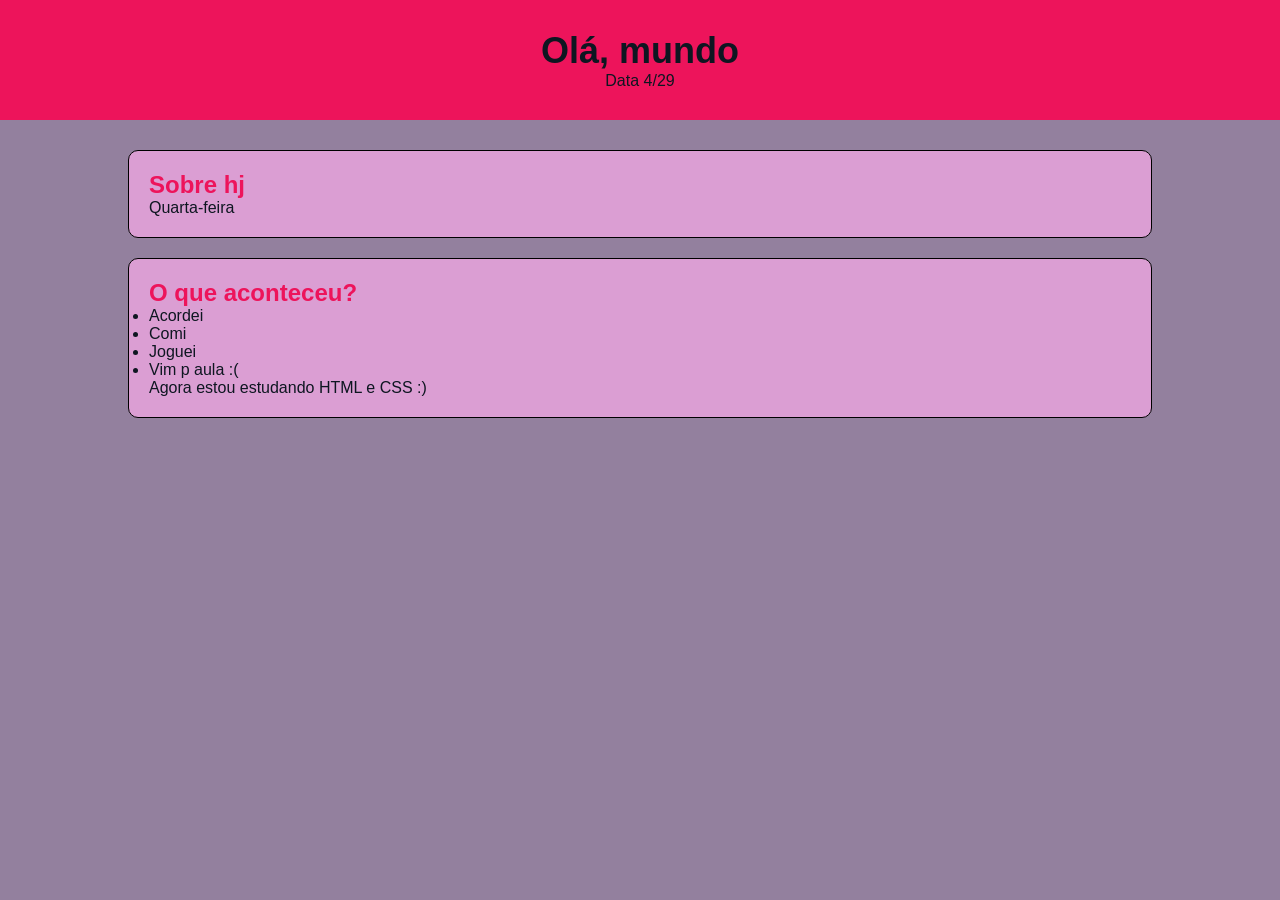
<file: Aula2/index.html>
<!DOCTYPE html>
<html lang="en">
<head>
    <meta charset="UTF-8">
    <meta name="viewport" content="width=device-width, initial-scale=1.0">
    <title>Mr.Fiap</title>
    <link rel="stylesheet" href="style.css">
</head>
<body>


    <header>
        <h1>Olá, mundo</h1>
        <p>Data 4/29</p>
    </header>
    

    <main>
        <section class="card">
            <h2>Sobre hj</h2>
            <p>
                Quarta-feira 
            </p>
        </section>
        <section class="card">
            <h2>O que aconteceu?</h2>
            <ul>
                <li>Acordei</li>
                <li>Comi</li>
                <li>Joguei</li>
                <li>Vim p aula :( </li>
            </ul>
            <footer>
                <p>
                    Agora estou estudando HTML e CSS :)
                </p>
            </footer>
        </section>


    </main>
    
</body>
</html>
</file>
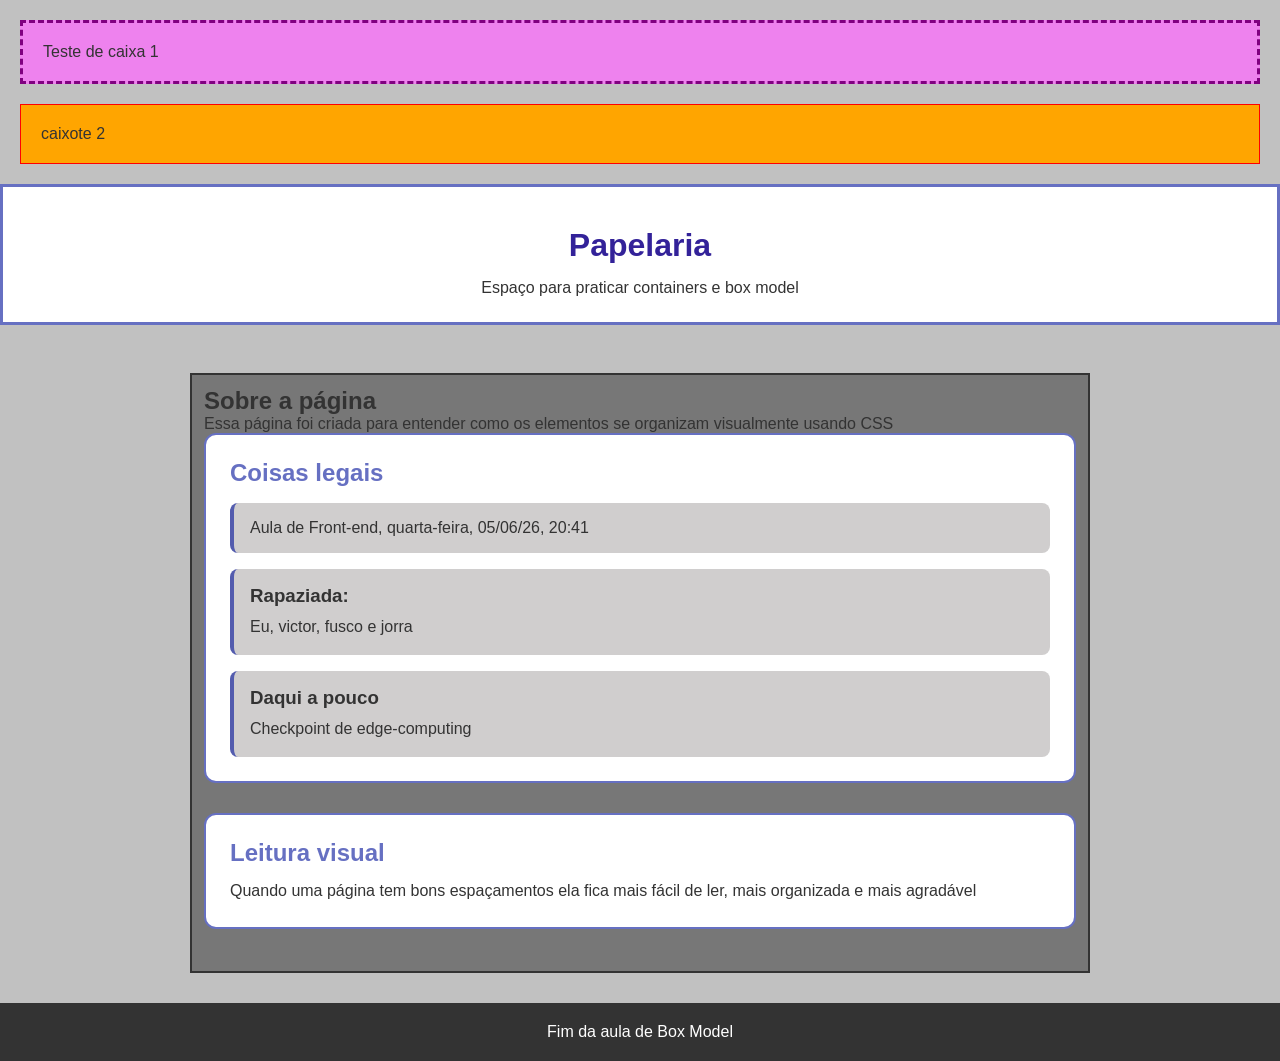
<file: Aula3/index.html>
<!DOCTYPE html>
<html lang="pt-br">
<head>
    <meta charset="UTF-8">
    <meta name="viewport" content="width=device-width, initial-scale=1.0">
    <title>Aula de Box Model</title>
    <link rel="stylesheet" href="style.css">
</head>
<body>
    <div class="caixa">
        Teste de caixa 1
    </div>
    <div class="caixa2">
        caixote 2
    </div>
    <header class="cabeçalho">
        <h1>Papelaria</h1>
        <p>Espaço para praticar containers e box model</p>
    </header>
<br>
    <main class="container">
        <section>
            <h2>Sobre a página</h2>
            <p>
                Essa página foi criada para entender 
                como os elementos se organizam 
                visualmente usando CSS
            </p>
        </section>

        <section class="bloco">
            <h2>Coisas legais</h2>
            <div class="card">
                Aula de Front-end, quarta-feira, 05/06/26, 20:41
            </div>

            <div class="card">
                <h3>Rapaziada:</h3>
                <p>Eu, victor, fusco e jorra</p>
            </div>

            <div class="card">
                <h3>Daqui a pouco</h3>
                <p>Checkpoint de edge-computing</p>
            </div>
        </section>

        <section class="bloco destaque">
            <h2>Leitura visual</h2>
            <p>Quando uma página tem bons espaçamentos 
                ela fica mais fácil de ler, mais organizada e
                mais agradável
            </p>
            
        </section>
    </main>
<footer class="rodape">Fim da aula de Box Model</footer>

</body>
</html>
</file>
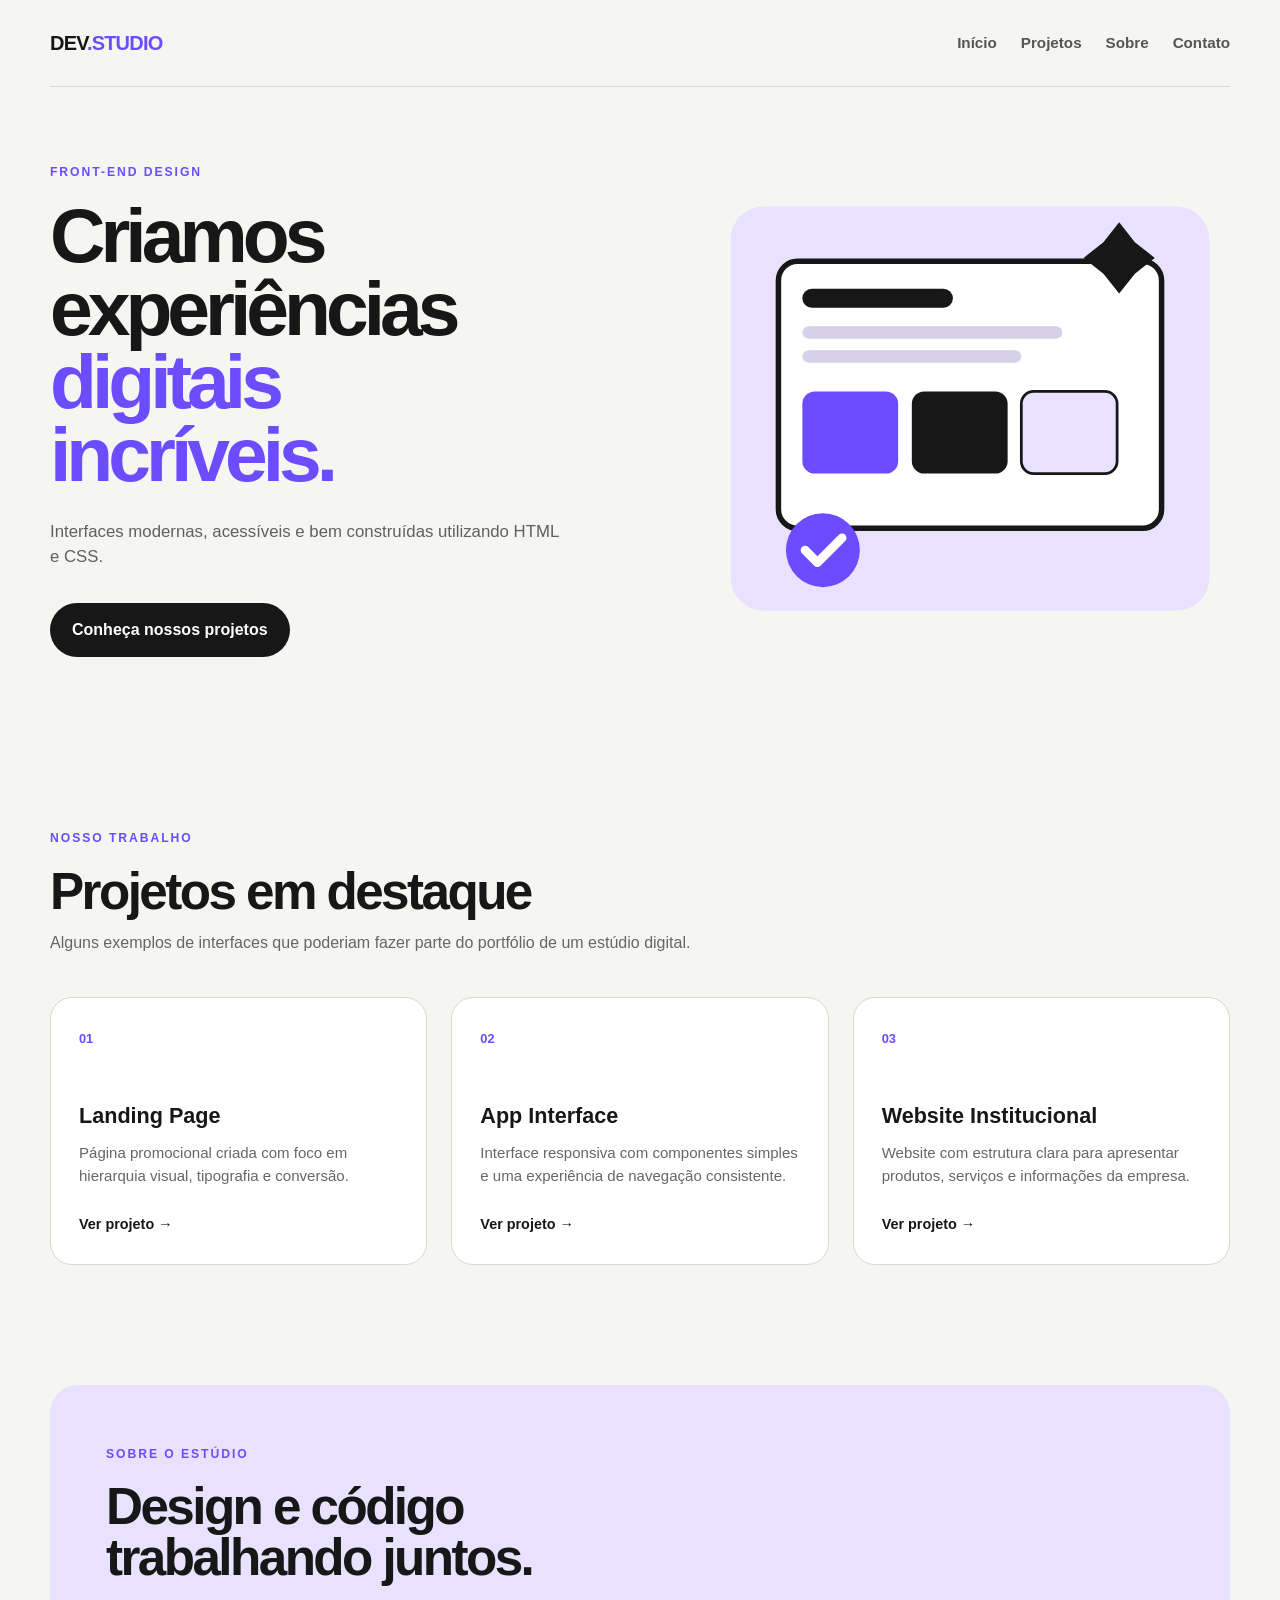
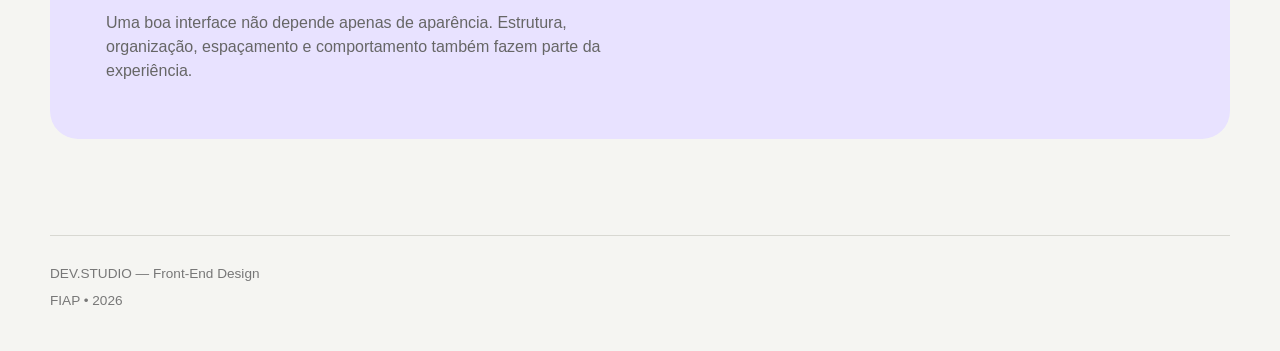
<file: aula4/index.html>
<!DOCTYPE html>
<html lang="pt-BR">
<head>
    <meta charset="UTF-8">
    <meta name="viewport" content="width=device-width, initial-scale=1.0">
    <title>DEV.STUDIO | Flexbox na Prática</title>

    <link rel="stylesheet" href="./css/style.css">
</head>

<body>

    <!-- =====================================================
         HEADER
         DESAFIO 1:
         - Colocar logo e menu lado a lado
         - Logo à esquerda e menu à direita
         - Centralizar verticalmente
         - Organizar os links do menu lado a lado
    ====================================================== -->
    <header class="header">
        <a class="logo" href="#">
            DEV<span>.STUDIO</span>
        </a>

        <nav class="menu">
            <a href="#inicio">Início</a>
            <a href="#projetos">Projetos</a>
            <a href="#sobre">Sobre</a>
            <a href="#contato">Contato</a>
        </nav>
    </header>


    <main>

        <!-- =================================================
             HERO
             DESAFIO 2:
             - Colocar conteúdo e imagem lado a lado
             - Centralizar os dois blocos verticalmente
             - Criar espaço entre conteúdo e imagem
        ================================================== -->
        <section class="hero" id="inicio">

            <div class="hero-content">
                <span class="eyebrow">FRONT-END DESIGN</span>

                <h1>
                    Criamos experiências
                    <strong>digitais incríveis.</strong>
                </h1>

                <p>
                    Interfaces modernas, acessíveis e bem construídas
                    utilizando HTML e CSS.
                </p>

                <a class="button" href="#projetos">
                    Conheça nossos projetos
                </a>
            </div>

            <div class="hero-image">
                <img
                    src="./images/hero.svg"
                    alt="Ilustração abstrata representando uma interface digital"
                >
            </div>

        </section>


        <!-- =================================================
             PROJETOS
             DESAFIO 3:
             - Colocar os cards lado a lado
             - Criar espaçamento entre eles
             - Permitir quebra para uma nova linha
        ================================================== -->
        <section class="section" id="projetos">

            <div class="section-heading">
                <span class="eyebrow">NOSSO TRABALHO</span>
                <h2>Projetos em destaque</h2>
                <p>
                    Alguns exemplos de interfaces que poderiam fazer
                    parte do portfólio de um estúdio digital.
                </p>
            </div>

            <div class="projects">

                <article class="card">
                    <span class="card-number">01</span>
                    <h3>Landing Page</h3>
                    <p>
                        Página promocional criada com foco em hierarquia
                        visual, tipografia e conversão.
                    </p>
                    <a href="#">Ver projeto →</a>
                </article>

                <article class="card">
                    <span class="card-number">02</span>
                    <h3>App Interface</h3>
                    <p>
                        Interface responsiva com componentes simples e
                        uma experiência de navegação consistente.
                    </p>
                    <a href="#">Ver projeto →</a>
                </article>

                <article class="card">
                    <span class="card-number">03</span>
                    <h3>Website Institucional</h3>
                    <p>
                        Website com estrutura clara para apresentar
                        produtos, serviços e informações da empresa.
                    </p>
                    <a href="#">Ver projeto →</a>
                </article>

                <article class="card extra-card">
                    <span class="card-number">04</span>
                    <h3>Dashboard</h3>
                    <p>
                        Painel com informações organizadas para facilitar
                        a leitura e acompanhamento de dados.
                    </p>
                    <a href="#">Ver projeto →</a>
                </article>

                <article class="card extra-card">
                    <span class="card-number">05</span>
                    <h3>E-commerce</h3>
                    <p>
                        Experiência de compra com destaque para produtos,
                        categorias e chamadas para ação.
                    </p>
                    <a href="#">Ver projeto →</a>
                </article>

                <article class="card extra-card">
                    <span class="card-number">06</span>
                    <h3>Portfolio</h3>
                    <p>
                        Página pessoal para apresentação de projetos,
                        habilidades e experiências profissionais.
                    </p>
                    <a href="#">Ver projeto →</a>
                </article>

            </div>

        </section>


        <!-- =================================================
             SOBRE
             Se houver tempo, pode ser usado como exercício extra.
        ================================================== -->
        <section class="about" id="sobre">

            <div>
                <span class="eyebrow">SOBRE O ESTÚDIO</span>
                <h2>Design e código trabalhando juntos.</h2>
            </div>

            <p>
                Uma boa interface não depende apenas de aparência.
                Estrutura, organização, espaçamento e comportamento
                também fazem parte da experiência.
            </p>

        </section>

    </main>


    <footer class="footer" id="contato">
        <p>DEV.STUDIO — Front-End Design</p>
        <p>FIAP • 2026</p>
    </footer>

</body>
</html>
</file>
<file: Aula2/style.css>
* {
    padding: 0;
    margin: 0;
    box-sizing: border-box;
}

body {
    background-color: #93809E;
    color: #0E1621;
    font-family: Arial, sans-serif;
}

header {
    background-color: #ed145b;
    color: #0E1621;
    text-align: center;
    padding: 30px;
}

h1 {
    font-size: 36px;
}

main {
    width: 80%;
    margin: 30px auto;
}

.card {
    background-color: #DB9ED3;
    padding: 20px;
    margin-bottom: 20px;
    border: 1px solid #000000;
    border-radius:10px;
}

.card h2 {
    color: #ed145b;
}
</file>
<file: Aula3/style.css>
*{
    margin: 0;
    padding: 0;
    box-sizing: border-box;
}

.caixa {
    background-color: violet;
    margin: 20px;
    padding: 20px;
    border: 3px dashed purple;
}
.caixa2 {
    background-color: orange;
    margin: 20px;
    padding: 20px;
    border: 1px solid red;
}

body {
    background-color: #c1c1c1;
    color: #333333;
    font-family: Arial, Sans-serif;
}

.cabeçalho {
    background-color: white;
    color: #333333;
    padding: 25px;
    text-align: center;
    border: 3px solid #0199;
}

.cabeçalho h1 {
    margin: 15px;
    color: #329
}

.container {
    width: 80%;
    max-width: 900px;
    margin: 30px auto;
    background-color: #777;
    padding: 12px;
    border: 2px solid;
}

.bloco {
    background-color: white;
    padding: 24px;
    margin-bottom: 30px;
    border-radius: 12px;
    border: 2px solid #0199;
}

.bloco h2 {
    color: #0199;
    margin-bottom: 12px;
}

.bloco p {
    line-height: 1.5;
}

.card {
    background-color: #d0cece;
    padding: 16px;
    margin-top: 16px;
    border-left: 4px solid #0199;
    border-radius: 8px;
}

.card h3 {
    margin-bottom: 8px;
}

.destaque {
    border: 2px solid #0199;
}

.rodape {
    background-color: #333333;
    color: white;
    text-align: center;
    padding: 20px;
}
</file>
<file: aula4/css/style.css>
/* =========================================================
   DEV.STUDIO — FLEXBOX NA PRÁTICA

   O projeto já possui a parte visual básica.
   A missão da aula é organizar os elementos utilizando Flexbox.

   IMPORTANTE:
   As propriedades principais de Flexbox foram propositalmente
   removidas/comentadas.
========================================================= */


/* -----------------------------
   RESET
----------------------------- */

* {
    box-sizing: border-box;
    margin: 0;
    padding: 0;
}

html {
    scroll-behavior: smooth;
}

body {
    background: #f5f5f2;
    color: #171717;
    font-family: Arial, Helvetica, sans-serif;
    line-height: 1.5;
}

a {
    color: inherit;
    text-decoration: none;
}

img {
    display: block;
    max-width: 100%;
}


/* -----------------------------
   HEADER
----------------------------- */

.header {
    width: min(1180px, calc(100% - 48px));
    margin: 0 auto;
    padding: 28px 0;
    border-bottom: 1px solid #d8d8d2;

    /*
        DESAFIO 1

        Queremos:
        - logo de um lado;
        - menu do outro;
        - alinhamento vertical central.

        Complete utilizando Flexbox.
    */

     display: flex; 
     justify-content: space-between; 
     align-items: center;
}

.logo {
    display: inline-block;
    font-size: 1.25rem;
    font-weight: 900;
    letter-spacing: -0.04em;
}

.logo span {
    color: #6c4cff;
}

.menu {
    /* margin-top: 20px; */

    /*
        Os links também precisam ficar lado a lado.

        Complete:
    */

     display: flex;
     gap: 24px;
}

.menu a {
    color: #555;
    font-size: 0.95rem;
    font-weight: 600;
    transition: 0.2s ease;
}

.menu a:hover {
    color: #6c4cff;
}


/* -----------------------------
   HERO
----------------------------- */

.hero {
    width: min(1180px, calc(100% - 48px));
    min-height: 610px;
    margin: 0 auto;
    padding: 72px 0;

    /*
        DESAFIO 2

        Queremos:
        - texto e imagem lado a lado;
        - ambos centralizados verticalmente;
        - espaço entre os blocos.

        Complete utilizando Flexbox.
    */

    display: flex;
    align-items: center;
    justify-content: space-between;
    gap: 140px;
}

.hero-content {
    width: 50%;
}

.eyebrow {
    display: inline-block;
    margin-bottom: 18px;
    color: #6c4cff;
    font-size: 0.76rem;
    font-weight: 800;
    letter-spacing: 0.16em;
}

.hero h1 {
    max-width: 650px;
    font-size: clamp(3rem, 6vw, 5.7rem);
    font-weight: 800;
    letter-spacing: -0.065em;
    line-height: 0.95;
}

.hero h1 strong {
    display: block;
    color: #6c4cff;
    font-weight: inherit;
}

.hero-content > p {
    max-width: 560px;
    margin: 28px 0 34px;
    color: #606060;
    font-size: 1.05rem;
}

.button {
    display: inline-block;
    padding: 15px 22px;
    border-radius: 999px;
    background: #171717;
    color: #fff;
    font-weight: 700;
    transition: 0.2s ease;
}

.button:hover {
    transform: translateY(-2px);
    background: #6c4cff;
}

.hero-image {
    width: 50%;
}

.hero-image img {
    width: 100%;
}


/* -----------------------------
   SEÇÕES
----------------------------- */

.section {
    width: min(1180px, calc(100% - 48px));
    margin: 0 auto;
    padding: 96px 0;
}

.section-heading {
    max-width: 650px;
    margin-bottom: 42px;
}

.section-heading h2,
.about h2 {
    margin-bottom: 14px;
    font-size: clamp(2rem, 4vw, 3.6rem);
    letter-spacing: -0.05em;
    line-height: 1;
}

.section-heading p,
.about p {
    color: #666;
}


/* -----------------------------
   PROJETOS
----------------------------- */

.projects {
    /*
        DESAFIO 3

        Queremos:
        - cards lado a lado;
        - espaço entre os cards;
        - quebra para uma nova linha quando necessário.

        Complete utilizando Flexbox.
    */

    display: flex;
    gap: 24px;
    flex-wrap: wrap;
}

.card {
    width: calc(33.333% - 16px);
    min-height: 260px;
    margin-bottom: 24px;
    padding: 28px;
    border: 1px solid #d8d8d2;
    border-radius: 22px;
    background: #fff;
}

.card-number {
    display: inline-block;
    margin-bottom: 52px;
    color: #6c4cff;
    font-size: 0.8rem;
    font-weight: 800;
}

.card h3 {
    margin-bottom: 10px;
    font-size: 1.35rem;
}

.card p {
    margin-bottom: 24px;
    color: #666;
    font-size: 0.94rem;
}

.card a {
    font-size: 0.9rem;
    font-weight: 800;
}

.extra-card {
    /*
        Estes cards extras podem ficar escondidos no começo da aula
        e ser liberados para o exercício de flex-wrap.

        Para esconder:
        display: none;

        Para mostrar novamente:
        remova a propriedade abaixo.
    */

    display: none;
}


/* -----------------------------
   SOBRE
----------------------------- */

.about {
    width: min(1180px, calc(100% - 48px));
    margin: 0 auto 96px;
    padding: 56px;
    border-radius: 28px;
    background: #e8e2ff;
}

.about > div {
    max-width: 600px;
}

.about > p {
    max-width: 520px;
    margin-top: 28px;
}


/* -----------------------------
   FOOTER
----------------------------- */

.footer {
    width: min(1180px, calc(100% - 48px));
    margin: 0 auto;
    padding: 28px 0 40px;
    border-top: 1px solid #d8d8d2;
    color: #777;
    font-size: 0.85rem;
}

.footer p + p {
    margin-top: 6px;
}


/* -----------------------------
   OBSERVAÇÃO

   Não adicionar Media Queries ainda.
   Esse será um dos próximos passos da disciplina.
----------------------------- */
</file>
